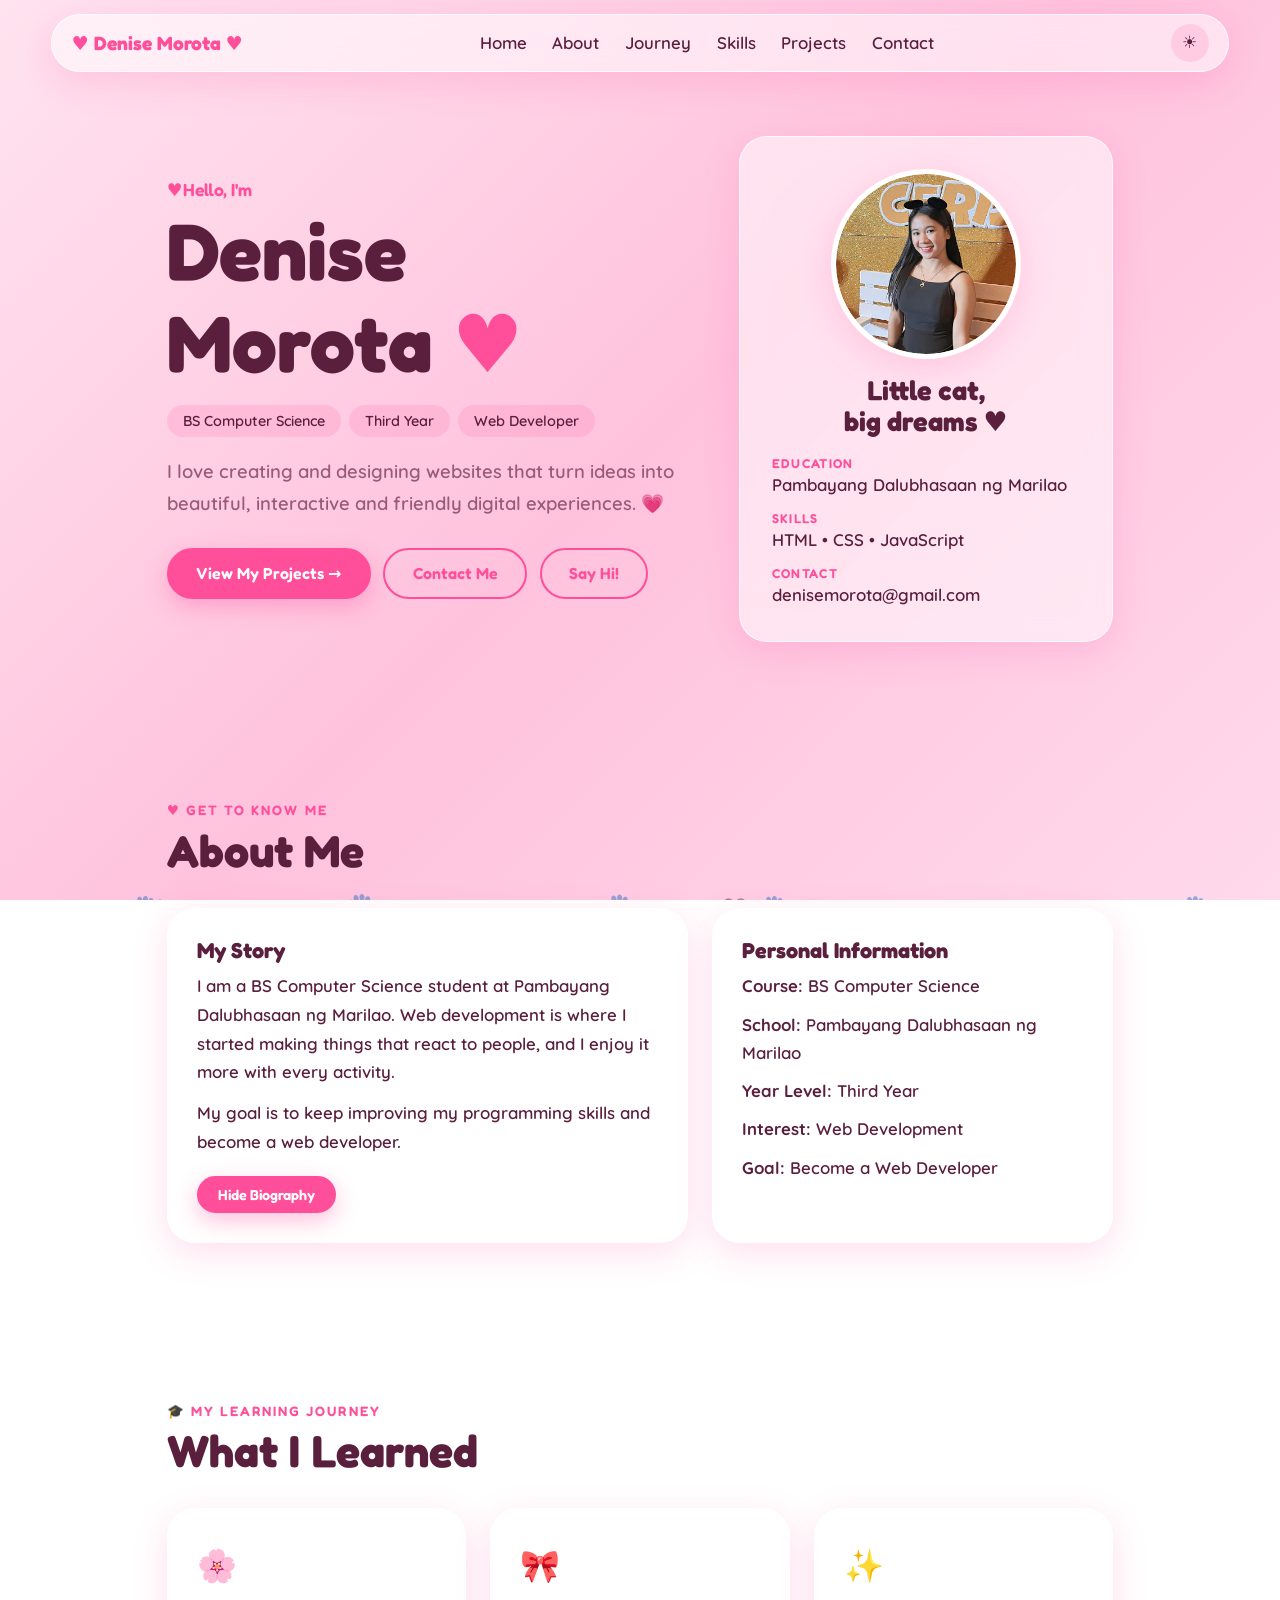
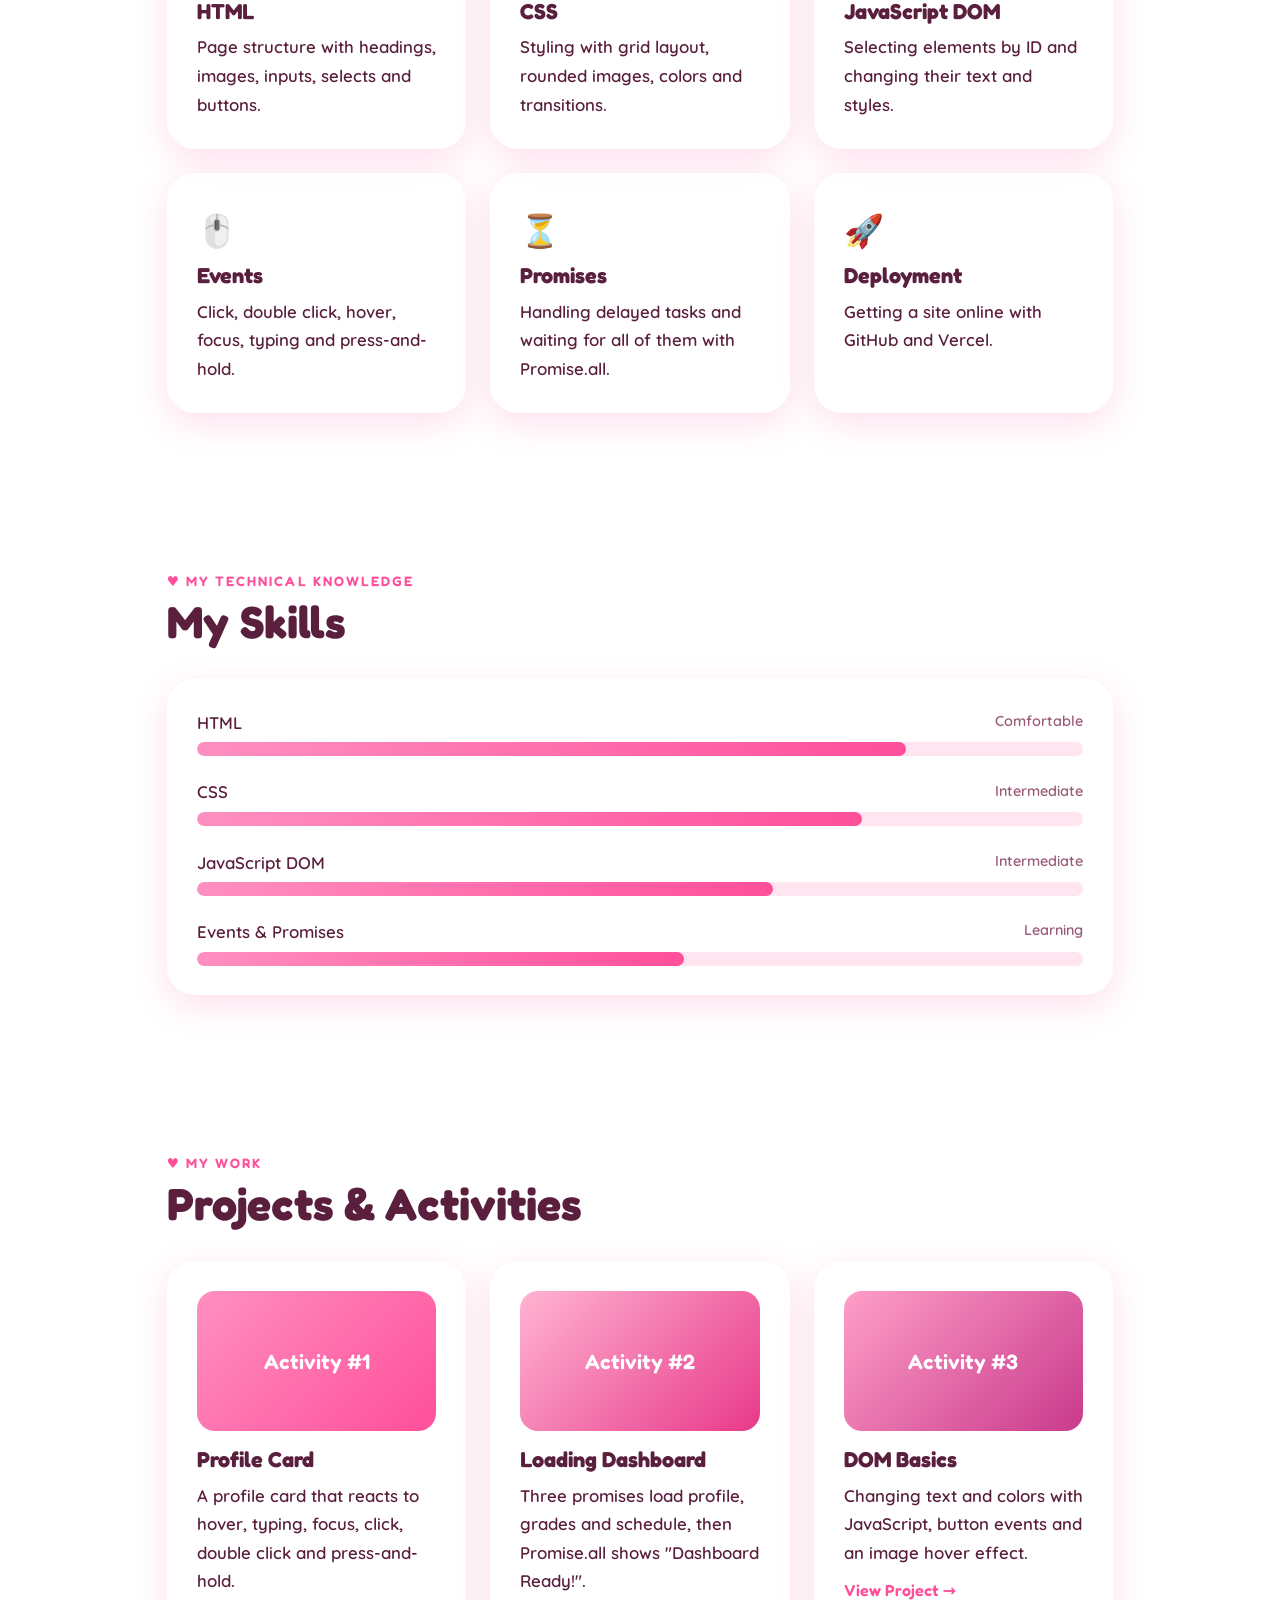
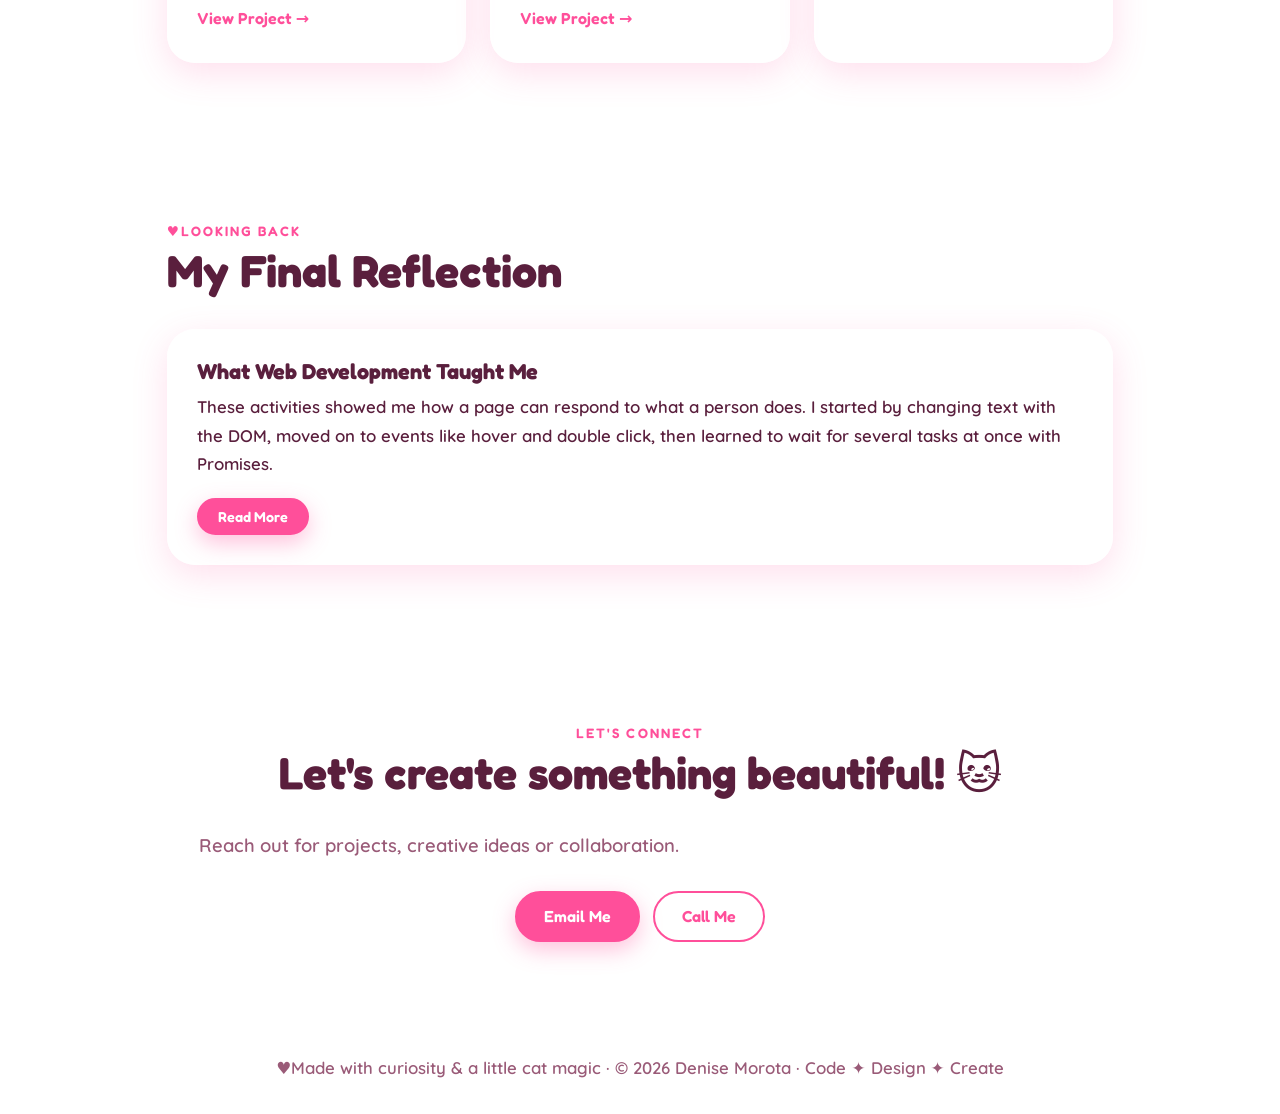
<file: index.html>
<!DOCTYPE html>
<html lang="en">
<head>
  <meta charset="UTF-8">
  <meta name="viewport" content="width=device-width, initial-scale=1">
  <title>Denise Morota | Personal Portfolio</title>
  <meta name="description" content="Denise Morota - BS Computer Science student at Pambayang Dalubhasaan ng Marilao. Web development portfolio with HTML, CSS and JavaScript projects.">
  <meta name="author" content="Denise Morota">
  <meta name="theme-color" content="#FF4F9A">
  <meta property="og:type" content="website">
  <meta property="og:title" content="Denise Morota | Personal Portfolio">
  <meta property="og:description" content="BS Computer Science student and aspiring web developer. See my HTML, CSS and JavaScript projects.">
  <meta property="og:image" content="profile.jpg">
  <link rel="icon" href="data:image/svg+xml,%3Csvg xmlns='http://www.w3.org/2000/svg' viewBox='0 0 100 100'%3E%3Ctext y='.9em' font-size='90'%3E%F0%9F%90%BE%3C/text%3E%3C/svg%3E">
  <link rel="preconnect" href="https://fonts.googleapis.com">
  <link rel="preconnect" href="https://fonts.gstatic.com" crossorigin>
  <link href="https://fonts.googleapis.com/css2?family=Fredoka:wght@500;600;700&family=Quicksand:wght@500;600&display=swap" rel="stylesheet">
  <link rel="stylesheet" href="style.css">
</head>
<body>
  <div class="floaters" id="floaters" aria-hidden="true"></div>

  <header class="nav glass">
    <a class="logo" href="#home">♥ Denise Morota ♥</a>
    <nav id="menu" aria-label="Main">
      <a href="#home">Home</a>
      <a href="#about">About</a>
      <a href="#journey">Journey</a>
      <a href="#skills">Skills</a>
      <a href="#projects">Projects</a>
      <a href="#contact">Contact</a>
    </nav>
    <div class="tools">
      <button id="theme" class="round" aria-label="Switch theme">☀</button>
      <button id="burger" class="round burger" aria-label="Open menu" aria-expanded="false">☰</button>
    </div>
  </header>

  <main>
    <section id="home" class="hero">
      <div class="hero-text">
        <p class="eyebrow">♥Hello, I'm</p>
        <h1>Denise Morota <span class="heart">♥</span></h1>
        <div class="chips"><span>BS Computer Science</span><span>Third Year</span><span>Web Developer</span></div>
        <p class="lead">I love creating and designing websites that turn ideas into beautiful, interactive and friendly digital experiences. 💗</p>
        <div class="btns">
          <a class="btn" href="#projects">View My Projects →</a>
          <a class="btn ghost" href="#contact">Contact Me</a>
          <button class="btn ghost" id="hi">Say Hi!</button>
        </div>
      </div>
      <aside class="hero-card glass">
        <div class="avatar photo"><img src="profile.jpg" alt="Denise Morota"></div>
        <h3>Little cat,<br>big dreams ♥</h3>
        <dl>
          <div><dt>Education</dt><dd>Pambayang Dalubhasaan ng Marilao</dd></div>
          <div><dt>Skills</dt><dd>HTML • CSS • JavaScript</dd></div>
          <div><dt>Contact</dt><dd>denisemorota@gmail.com</dd></div>
        </dl>
      </aside>
    </section>

    <section id="about">
      <p class="tag">♥ GET TO KNOW ME</p>
      <h2>About Me</h2>
      <div class="two">
        <article class="glass card">
          <h3>My Story</h3>
          <div id="bio">
            <p>I am a BS Computer Science student at Pambayang Dalubhasaan ng Marilao. Web development is where I started making things that react to people, and I enjoy it more with every activity.</p>
            <p>My goal is to keep improving my programming skills and become a web developer.</p>
          </div>
          <button class="btn small" id="bioBtn">Hide Biography</button>
        </article>
        <article class="glass card">
          <h3>Personal Information</h3>
          <ul class="info">
            <li><b>Course:</b> BS Computer Science</li>
            <li><b>School:</b> Pambayang Dalubhasaan ng Marilao</li>
            <li><b>Year Level:</b> Third Year</li>
            <li><b>Interest:</b> Web Development</li>
            <li><b>Goal:</b> Become a Web Developer</li>
          </ul>
        </article>
      </div>
    </section>

    <section id="journey">
      <p class="tag">🎓 MY LEARNING JOURNEY</p>
      <h2>What I Learned</h2>
      <div class="grid3">
        <article class="glass card"><span class="ico">🌸</span><h3>HTML</h3><p>Page structure with headings, images, inputs, selects and buttons.</p></article>
        <article class="glass card"><span class="ico">🎀</span><h3>CSS</h3><p>Styling with grid layout, rounded images, colors and transitions.</p></article>
        <article class="glass card"><span class="ico">✨</span><h3>JavaScript DOM</h3><p>Selecting elements by ID and changing their text and styles.</p></article>
        <article class="glass card"><span class="ico">🖱️</span><h3>Events</h3><p>Click, double click, hover, focus, typing and press-and-hold.</p></article>
        <article class="glass card"><span class="ico">⏳</span><h3>Promises</h3><p>Handling delayed tasks and waiting for all of them with Promise.all.</p></article>
        <article class="glass card"><span class="ico">🚀</span><h3>Deployment</h3><p>Getting a site online with GitHub and Vercel.</p></article>
      </div>
    </section>

    <section id="skills">
      <p class="tag">♥ MY TECHNICAL KNOWLEDGE</p>
      <h2>My Skills</h2>
      <div class="glass card skills">
        <div class="skill"><div class="row"><span>HTML</span><em>Comfortable</em></div><div class="bar"><i data-w="80"></i></div></div>
        <div class="skill"><div class="row"><span>CSS</span><em>Intermediate</em></div><div class="bar"><i data-w="75"></i></div></div>
        <div class="skill"><div class="row"><span>JavaScript DOM</span><em>Intermediate</em></div><div class="bar"><i data-w="65"></i></div></div>
        <div class="skill"><div class="row"><span>Events &amp; Promises</span><em>Learning</em></div><div class="bar"><i data-w="55"></i></div></div>
      </div>
    </section>

    <section id="projects">
      <p class="tag">♥ MY WORK</p>
      <h2>Projects &amp; Activities</h2>
      <div class="grid3">
        <article class="glass card proj"><div class="thumb t1">Activity #1</div><h3>Profile Card</h3><p>A profile card that reacts to hover, typing, focus, click, double click and press-and-hold.</p><a href="activities/activity1/sample.html">View Project →</a></article>
        <article class="glass card proj"><div class="thumb t2">Activity #2</div><h3>Loading Dashboard</h3><p>Three promises load profile, grades and schedule, then Promise.all shows "Dashboard Ready!".</p><a href="activities/activity2/sample.html">View Project →</a></article>
        <article class="glass card proj"><div class="thumb t3">Activity #3</div><h3>DOM Basics</h3><p>Changing text and colors with JavaScript, button events and an image hover effect.</p><a href="activities/activity3/sample.html">View Project →</a></article>
      </div>
    </section>

    <section id="reflection">
      <p class="tag">♥LOOKING BACK</p>
      <h2>My Final Reflection</h2>
      <article class="glass card">
        <h3>What Web Development Taught Me</h3>
        <p>These activities showed me how a page can respond to what a person does. I started by changing text with the DOM, moved on to events like hover and double click, then learned to wait for several tasks at once with Promises.</p>
        <div id="more" hidden>
          <p>Some of my code did not work the first time, so I learned to read my own scripts line by line and find the typo or the missing piece.</p>
          <p>This portfolio puts my activities in one place, and I plan to keep adding to it as I learn more. 💗</p>
        </div>
        <button class="btn small" id="moreBtn">Read More</button>
      </article>
    </section>

    <section id="contact" class="center">
      <p class="tag">LET'S CONNECT</p>
      <h2>Let's create something beautiful! 🐱</h2>
      <p class="lead">Reach out for projects, creative ideas or collaboration.</p>
      <div class="btns c"><a class="btn" href="mailto:hello@example.com">Email Me</a><a class="btn ghost" href="tel:+630000000000">Call Me</a></div>
    </section>
  </main>

  <footer>♥Made with curiosity &amp; a little cat magic · © <span id="year"></span> Denise Morota · Code ✦ Design ✦ Create</footer>

  <div class="modal" id="modal" hidden>
    <div class="glass box" role="dialog" aria-modal="true" aria-label="Hello">
      <div class="avatar sm"></div>
      <h3>Hello!</h3>
      <p>Have a wonderful day! ♥</p>
      <button class="btn small" id="close">Close</button>
    </div>
  </div>

  <script src="script.js"></script>
</body>
</html>
</file>
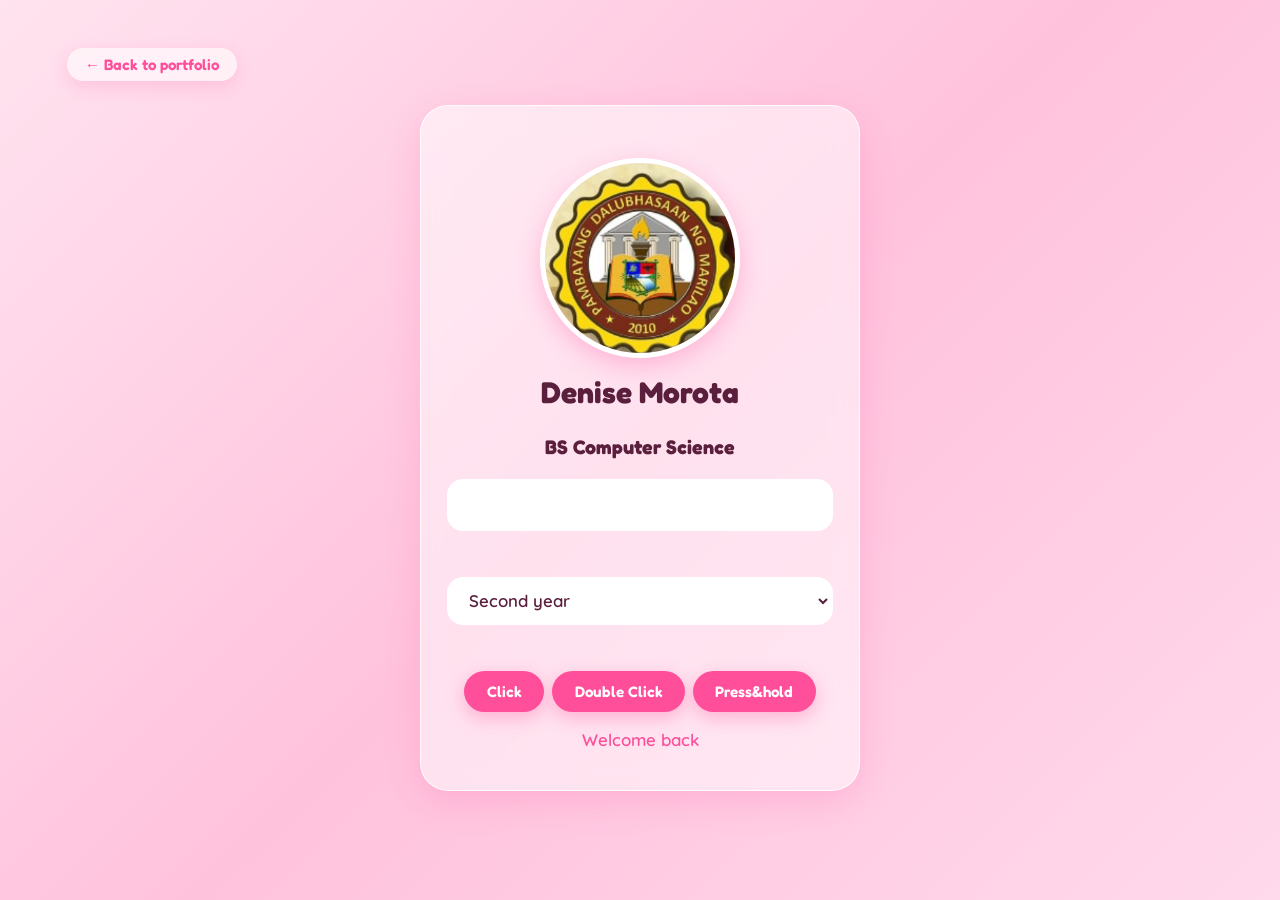
<file: activities/activity1/sample.html>
<!DOCTYPE html>
<html lang="en">
<head>
    <meta charset="UTF-8">
    <meta name="viewport" content="width=device-width, initial-scale=1.0">
    <title>Activity #1 | Profile Card</title>
    <link rel="stylesheet" href="sytle.css">
    <link href="https://fonts.googleapis.com/css2?family=Fredoka:wght@500;600&family=Quicksand:wght@600&display=swap" rel="stylesheet">
    <link rel="stylesheet" href="../pink.css">
</head>
<body>
    <a class="back" href="../../index.html">← Back to portfolio</a>



    <div class="container">

    <img src="dem.png" id="container">
    
   <h1 id="txt1" class="txt2">Denise Morota</h1>
    <h3> BS Computer Science</h3>

    <input type="text" name="" id="input"><br>
  <select name="" id="">
    <option value=" "> Second year</option>
   
  </select><br>
     

    <div class="btn">
        <button id="btn1" class="btstyle">Click</button>
        <button id="btn2" class="btstyle">Double Click</button>
        <button id="btn3" class="btstyle">Press&hold</button>
      </div>

      <p id="indicator">Welcome back</p>
     </div>
     


     

     <script src="sctrip.js"></script>

</body>
</html>
</file>
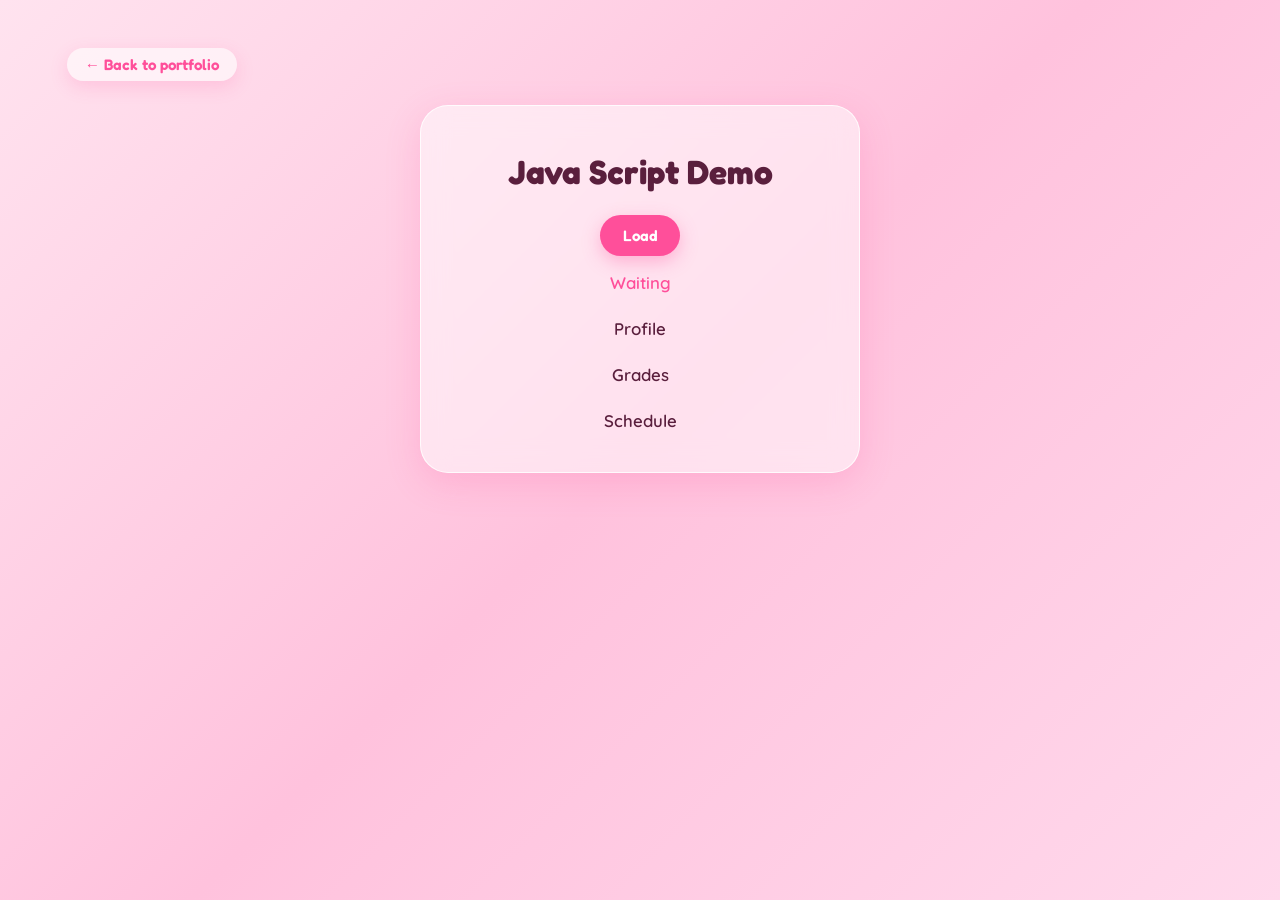
<file: activities/activity2/sample.html>
<!DOCTYPE html>
<html lang="en">
<head>
    <meta charset="UTF-8">
    <meta name="viewport" content="width=device-width, initial-scale=1.0">
    <title>Activity #2 | Loading Dashboard</title>
    <link href="https://fonts.googleapis.com/css2?family=Fredoka:wght@500;600&family=Quicksand:wght@600&display=swap" rel="stylesheet">
    <link rel="stylesheet" href="../pink.css">
</head>
<body>
    <a class="back" href="../../index.html">← Back to portfolio</a>
    <main class="card">
    <h1>Java Script Demo</h1>

    <button id="loadbtn">Load</button>
    <p id="message">Waiting</p>
    <p id="profile">Profile</p>
    <p id="grades">Grades</p>
    <p id="schedule">Schedule</p>
    </main>
    <script src="script.js"></script>
</body>
</html>
</file>
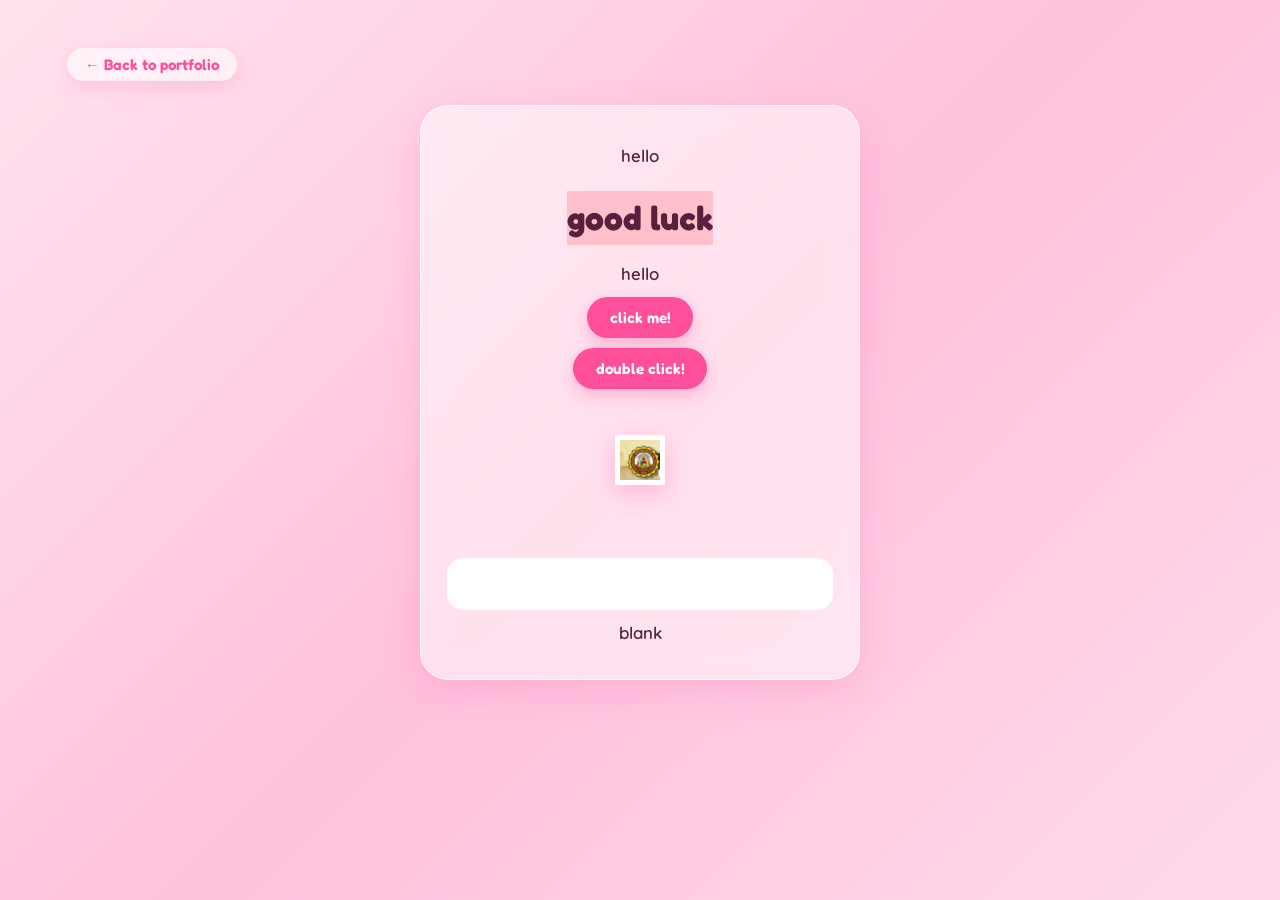
<file: activities/activity3/sample.html>
<!DOCTYPE html>
<html lang="en">
<head>
    <meta charset="UTF-8">
    <meta name="viewport" content="width=device-width, initial-scale=1.0">
    <title>Activity #3 | DOM Basics</title>
    <link href="https://fonts.googleapis.com/css2?family=Fredoka:wght@500;600&family=Quicksand:wght@600&display=swap" rel="stylesheet">
    <link rel="stylesheet" href="../pink.css">
</head>
<body>
    <a class="back" href="../../index.html">← Back to portfolio</a>
    <main class="card">
     <p id="first">hello</p>
     <h1 id="second">hello</h1>
     <div id="third">hello</div>

     <button id="btn1"> click me!</button>
     <button id="btn2">double click!</button>
     <br>

     <img id="im" src="dem.png" alt="this is image " style="width: 50px; height: 50px"><br><br>

     <input type="text" id="txt">

     <div id="txt1">blank</div>

     

     </main>
     <script src="sctrip.js"></script>
</body>
</html>
</file>
<file: style.css>
:root {
  --bg1: #FFE3EF; --bg2: #FFC2DD; --bg3: #FFD9EC;
  --ink: #5A1F3D; --muted: #9A5B78;
  --accent: #FF4F9A; --accent2: #FF8FC0;
  --glass: rgba(255,255,255,.5); --glass-line: rgba(255,255,255,.75);
  --shadow: 0 10px 35px rgba(255,79,154,.18);
  --head: "Fredoka", system-ui, sans-serif;
  --body: "Quicksand", system-ui, sans-serif;
}
:root[data-theme="dark"] {
  --bg1: #2A0F20; --bg2: #3D1530; --bg3: #2F1126;
  --ink: #FFE4EF; --muted: #D79BB8;
  --accent: #FF7AB6; --accent2: #C94483;
  --glass: rgba(255,255,255,.07); --glass-line: rgba(255,143,192,.25);
  --shadow: 0 10px 35px rgba(0,0,0,.35);
}
* { box-sizing: border-box; margin: 0; }
html { scroll-behavior: smooth; scroll-padding-top: 90px; }
body {
  font: 600 1.05rem/1.7 var(--body); color: var(--ink);
  background: linear-gradient(135deg, var(--bg1), var(--bg2) 50%, var(--bg3)) fixed;
  min-height: 100vh; overflow-x: hidden; transition: color .3s;
}
a { color: inherit; text-decoration: none; }
:focus-visible { outline: 3px solid var(--accent); outline-offset: 3px; }
h1, h2, h3 { font-family: var(--head); line-height: 1.15; }
main, footer { position: relative; z-index: 1; }
section { max-width: 1100px; margin: 0 auto; padding: 5rem 6vw; }
h2 { font-size: clamp(2rem, 4vw, 2.8rem); margin-bottom: 2rem; }
.tag { color: var(--accent); font: 600 .85rem var(--head); letter-spacing: .15em; margin-bottom: .4rem; }
.center { text-align: center; }

/* Glass */
.glass {
  background: var(--glass); border: 1px solid var(--glass-line);
  backdrop-filter: blur(14px); -webkit-backdrop-filter: blur(14px);
  box-shadow: var(--shadow); border-radius: 28px;
}
.card { padding: 1.8rem; }
.card h3 { font-size: 1.35rem; margin-bottom: .6rem; }
.card p + p { margin-top: .8rem; }

/* Floating paws & hearts */
.floaters { position: fixed; inset: 0; z-index: 0; pointer-events: none; overflow: hidden; }
.floaters span { position: absolute; bottom: -40px; opacity: .45; animation: float linear infinite; }
@keyframes float { to { transform: translateY(-115vh) rotate(25deg); } }

/* Nav */
.nav {
  position: sticky; top: 14px; z-index: 20; margin: 14px 4vw 0;
  display: flex; align-items: center; justify-content: space-between;
  padding: .55rem 1.2rem; border-radius: 999px;
}
.logo { font: 700 1.2rem var(--head); color: var(--accent); }
.nav nav { display: flex; gap: 1.6rem; }
.nav nav a:hover { color: var(--accent); }
.tools { display: flex; gap: .4rem; }
.round {
  width: 38px; height: 38px; border-radius: 50%; border: 0; cursor: pointer;
  background: rgba(255,79,154,.15); color: var(--ink); font-size: 1.05rem;
  transition: transform .2s;
}
.round:hover { transform: rotate(20deg) scale(1.1); }
.burger { display: none; }

/* Buttons */
.btn {
  display: inline-block; padding: .85rem 1.7rem; border: 2px solid var(--accent);
  border-radius: 999px; background: var(--accent); color: #fff; cursor: pointer;
  font: 600 1rem var(--head); box-shadow: 0 8px 22px rgba(255,79,154,.35);
  transition: transform .2s;
}
.btn:hover { transform: translateY(-3px); }
.btn.ghost { background: transparent; color: var(--accent); box-shadow: none; }
.btn.small { padding: .5rem 1.2rem; font-size: .9rem; margin-top: 1.2rem; }
.btns { display: flex; flex-wrap: wrap; gap: .8rem; margin-top: 1.8rem; }
.btns.c { justify-content: center; }

/* Hero */
.hero { display: grid; grid-template-columns: 1.4fr 1fr; gap: 3rem; align-items: center; padding-top: 4rem; }
.eyebrow { color: var(--accent); font: 600 1.1rem var(--head); }
.hero h1 { font-size: clamp(2.8rem, 7vw, 5rem); margin: .3rem 0 1rem; }
.heart { color: var(--accent); display: inline-block; animation: beat 1.4s ease-in-out infinite; }
@keyframes beat { 50% { transform: scale(1.25); } }
.chips { display: flex; flex-wrap: wrap; gap: .5rem; margin-bottom: 1.2rem; }
.chips span { padding: .25rem 1rem; border-radius: 999px; background: rgba(255,79,154,.15); font-size: .9rem; }
.lead { color: var(--muted); font-size: 1.15rem; max-width: 34rem; }
.hero-card { padding: 2rem; text-align: center; }
.avatar {
  width: 150px; height: 150px; margin: 0 auto 1rem; border-radius: 50%;
  display: grid; place-items: center; font-size: 5rem;
  background: linear-gradient(135deg, #fff, var(--accent2)); border: 5px solid #fff;
  box-shadow: var(--shadow); animation: bob 3s ease-in-out infinite;
}
.avatar.sm { width: 90px; height: 90px; font-size: 2.8rem; }
.avatar.photo { width: 190px; height: 190px; padding: 0; overflow: hidden; background: #fff; }
.avatar.photo img { width: 100%; height: 100%; object-fit: cover; border-radius: 50%; display: block; }
@keyframes bob { 50% { transform: translateY(-8px); } }
.hero-card h3 { font-size: 1.7rem; margin-bottom: 1.2rem; }
dl { text-align: left; display: grid; gap: .7rem; }
dt { color: var(--accent); font: 600 .8rem var(--head); text-transform: uppercase; letter-spacing: .1em; }
dd { margin: 0; }

/* Layout bits */
.two { display: grid; grid-template-columns: 1.3fr 1fr; gap: 1.5rem; }
.grid3 { display: grid; grid-template-columns: repeat(auto-fit, minmax(250px, 1fr)); gap: 1.5rem; }
.info { list-style: none; padding: 0; display: grid; gap: .6rem; }
.ico { font-size: 2rem; display: block; margin-bottom: .4rem; }
.grid3 .card { transition: transform .25s; }
.grid3 .card:hover { transform: translateY(-6px); }

/* Skills */
.skills { display: grid; gap: 1.4rem; }
.row { display: flex; justify-content: space-between; margin-bottom: .3rem; }
.row em { color: var(--muted); font-style: normal; font-size: .9rem; }
.bar { height: 14px; border-radius: 999px; background: rgba(255,79,154,.15); overflow: hidden; }
.bar i { display: block; height: 100%; width: 0; border-radius: 999px; background: linear-gradient(90deg, var(--accent2), var(--accent)); transition: width 1.2s cubic-bezier(.2,.8,.2,1); }

/* Projects */
.thumb { height: 140px; border-radius: 18px; margin-bottom: 1rem; display: grid; place-items: center; color: #fff; font: 600 1.3rem var(--head); }
.t1 { background: linear-gradient(135deg, #FF8FC0, #FF4F9A); }
.t2 { background: linear-gradient(135deg, #FFB3D1, #E8398A); }
.t3 { background: linear-gradient(135deg, #FF9EC7, #C93A8C); }
.proj a { display: inline-block; margin-top: .8rem; color: var(--accent); font: 600 1rem var(--head); }

footer { text-align: center; padding: 2rem 6vw; color: var(--muted); }

/* Modal */
.modal { position: fixed; inset: 0; z-index: 50; display: grid; place-items: center; background: rgba(90,31,61,.35); backdrop-filter: blur(4px); }
.modal[hidden] { display: none; }
.box { padding: 2rem 2.5rem; text-align: center; animation: pop .3s cubic-bezier(.2,1.4,.4,1); background: var(--bg1); }
@keyframes pop { from { transform: scale(.6); opacity: 0; } }
[hidden] { display: none !important; }

/* Reveal on scroll */
.reveal { opacity: 0; transform: translateY(24px); transition: opacity .7s, transform .7s; }
.reveal.in { opacity: 1; transform: none; }

@media (max-width: 800px) {
  .burger { display: inline-block; }
  .nav nav {
    position: absolute; top: calc(100% + 8px); left: 0; right: 0; display: none;
    flex-direction: column; gap: 0; border-radius: 24px; overflow: hidden;
    background: var(--bg1); border: 1px solid var(--glass-line);
  }
  .nav nav.open { display: flex; }
  .nav nav a { padding: 1rem 1.4rem; }
  .hero, .two { grid-template-columns: 1fr; }
  section { padding: 3.5rem 6vw; }
}
@media (prefers-reduced-motion: reduce) {
  html { scroll-behavior: auto; }
  * { animation: none !important; transition: none !important; }
  .reveal { opacity: 1; transform: none; }
}
</file>
<file: activities/activity1/sytle.css>
.container{
    border: 1px solid pink;
    width: 400px;
    min-height: 500px;
    margin:auto;
    margin-top: 50px;
    display:grid;
    justify-content: center ;
    text-align: center;

}

img{
    border-radius: 100px;
    width: 200px;
    height: 200px;
    place-self:  center;
    margin-top: 20px;
    transition: 0.2s;

    
}

.txt2{
    font-size:30px;
   margin-top: 0;
   margin-bottom: 0;
}

.btstyle{
    border-radius: 5px;
    background-color: pink;
    color: lightcoral;
    border: 1px solid pink;



}
</file>
<file: activities/pink.css>
/* Shared pink aesthetic for the activity pages */
:root { --accent:#FF4F9A; --ink:#5A1F3D; --muted:#9A5B78; }
* { box-sizing: border-box; }
body {
  margin: 0; min-height: 100vh; padding: 3rem 1rem 2rem;
  display: flex; flex-direction: column; align-items: center;
  background: linear-gradient(135deg, #FFE3EF, #FFC2DD 50%, #FFD9EC) fixed;
  color: var(--ink); font: 600 1.05rem/1.6 "Quicksand", system-ui, sans-serif;
  text-align: center;
}
h1, h2, h3 { font-family: "Fredoka", system-ui, sans-serif; margin: .4rem 0; }
.back {
  align-self: flex-start; margin: 0 0 1.5rem 4vw; padding: .45rem 1.1rem;
  border-radius: 999px; background: rgba(255,255,255,.6); color: var(--accent);
  font: 600 .95rem "Fredoka", sans-serif; text-decoration: none;
  box-shadow: 0 6px 18px rgba(255,79,154,.18);
}
.back:hover { background: #fff; }
.card, .container {
  width: min(440px, 92vw); margin: 0 auto; padding: 2rem 1.6rem;
  background: rgba(255,255,255,.5); border: 1px solid rgba(255,255,255,.8);
  border-radius: 28px; box-shadow: 0 10px 35px rgba(255,79,154,.2);
  backdrop-filter: blur(14px); -webkit-backdrop-filter: blur(14px);
  display: flex; flex-direction: column; align-items: center; gap: .6rem;
  height: auto; min-height: 0;
}
img {
  border: 5px solid #fff; box-shadow: 0 8px 24px rgba(255,79,154,.3);
  object-fit: cover; transition: transform .25s;
}
button, .btstyle {
  padding: .7rem 1.4rem; border: 0; border-radius: 999px; cursor: pointer;
  background: var(--accent); color: #fff; width: auto;
  font: 600 .95rem "Fredoka", sans-serif;
  box-shadow: 0 6px 18px rgba(255,79,154,.35); transition: transform .2s;
}
button:hover { transform: translateY(-2px); }
.btn { display: flex; flex-wrap: wrap; gap: .5rem; justify-content: center; }
input[type="text"], select {
  padding: .65rem 1rem; border: 2px solid transparent; border-radius: 16px;
  background: #fff; color: var(--ink); font: inherit; outline: none; width: 100%;
}
input[type="text"]:focus { border-color: var(--accent); }
p { margin: .3rem 0; }
#indicator, #message { color: var(--accent); }
</file>
